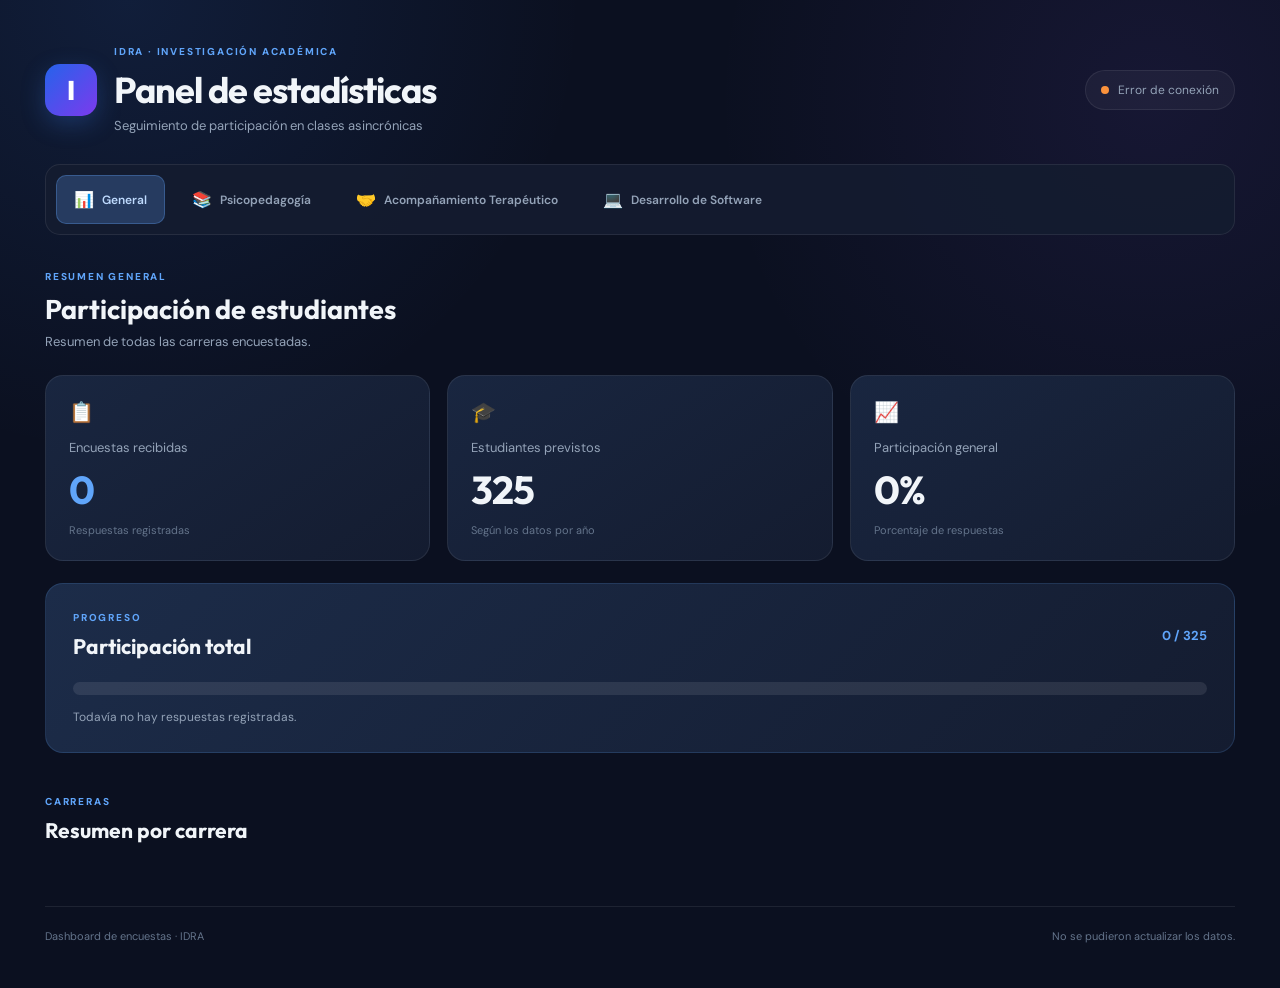
<file: dasboard/index.html>
<!DOCTYPE html>
<html lang="es">
<head>
    <meta charset="UTF-8">
    <meta name="viewport" content="width=device-width, initial-scale=1.0">

    <title>Dashboard | Encuestas IDRA</title>

    <link rel="stylesheet" href="styles.css">

    <link rel="preconnect" href="https://fonts.googleapis.com">
    <link rel="preconnect" href="https://fonts.gstatic.com" crossorigin>
    <link href="https://fonts.googleapis.com/css2?family=DM+Sans:wght@400;500;600;700;800&family=Outfit:wght@400;500;600;700;800&display=swap" rel="stylesheet">
</head>

<body>

    <header class="encabezado">

        <div class="marca">
            <div class="logo">I</div>

            <div>
                <span class="etiqueta">IDRA · INVESTIGACIÓN ACADÉMICA</span>
                <h1>Panel de estadísticas</h1>
                <p>Seguimiento de participación en clases asincrónicas</p>
            </div>
        </div>

        <div class="estado">
            <span class="punto"></span>
            <span id="estado-api">Conectando...</span>
        </div>

    </header>


    <main class="contenedor">

        <!-- NAVEGACIÓN -->

        <nav class="navegacion">

            <button class="nav-btn activo" data-vista="general">
                <span>📊</span>
                General
            </button>

            <button class="nav-btn" data-vista="psico">
                <span>📚</span>
                Psicopedagogía
            </button>

            <button class="nav-btn" data-vista="terapia">
                <span>🤝</span>
                Acompañamiento Terapéutico
            </button>

            <button class="nav-btn" data-vista="software">
                <span>💻</span>
                Desarrollo de Software
            </button>

        </nav>


        <!-- PANTALLA GENERAL -->

        <section id="vista-general" class="vista activa">

            <div class="bienvenida">
                <div>
                    <span class="etiqueta">RESUMEN GENERAL</span>
                    <h2>Participación de estudiantes</h2>
                    <p>Resumen de todas las carreras encuestadas.</p>
                </div>
            </div>


            <section class="resumen">

                <article class="tarjeta-resumen principal">
                    <div class="icono-resumen">📋</div>
                    <span>Encuestas recibidas</span>
                    <strong id="total-encuestas">0</strong>
                    <small>Respuestas registradas</small>
                </article>

                <article class="tarjeta-resumen">
                    <div class="icono-resumen">🎓</div>
                    <span>Estudiantes previstos</span>
                    <strong id="total-estudiantes">325</strong>
                    <small>Según los datos por año</small>
                </article>

                <article class="tarjeta-resumen">
                    <div class="icono-resumen">📈</div>
                    <span>Participación general</span>
                    <strong id="porcentaje-general">0%</strong>
                    <small>Porcentaje de respuestas</small>
                </article>

            </section>


            <!-- PROGRESO GENERAL -->

            <section class="panel-general">

                <div class="titulo-seccion">
                    <div>
                        <span class="etiqueta">PROGRESO</span>
                        <h2>Participación total</h2>
                    </div>

                    <span id="contador-general">0 / 325</span>
                </div>

                <div class="barra-fondo">
                    <div id="barra-general" class="barra barra-general"></div>
                </div>

                <p id="texto-general">
                    Todavía no hay respuestas registradas.
                </p>

            </section>


            <!-- RESUMEN POR CARRERA -->

            <section class="seccion-resumen">

                <div class="titulo-seccion">
                    <div>
                        <span class="etiqueta">CARRERAS</span>
                        <h2>Resumen por carrera</h2>
                    </div>
                </div>

                <div id="resumen-carreras" class="resumen-carreras">
                    <!-- Se genera desde JavaScript -->
                </div>

            </section>

        </section>


        <!-- PANTALLA DE CARRERAS -->

        <section id="vista-carreras" class="vista">

            <div class="encabezado-vista">
                <span class="etiqueta">ESTADÍSTICAS POR CARRERA</span>
                <h2 id="titulo-carrera">Carrera</h2>
                <p id="descripcion-carrera">
                    Participación de estudiantes por año.
                </p>
            </div>

            <div id="contenedor-carrera">
                <!-- La tarjeta se genera desde JavaScript -->
            </div>

        </section>


        <!-- PIE -->

        <footer>
            <span>Dashboard de encuestas · IDRA</span>
            <span id="ultima-actualizacion">Esperando datos...</span>
        </footer>

    </main>


    <script src="script.js"></script>

</body>
</html>
</file>
<file: dasboard/styles.css>
/* =====================================
   CONFIGURACIÓN GENERAL
===================================== */

:root {
    --fondo: #0b1020;
    --panel: #141c30;
    --panel-secundario: #1b2740;
    --borde: rgba(255,255,255,0.08);

    --texto: #f1f5f9;
    --secundario: #94a3b8;

    --azul: #60a5fa;
    --verde: #34d399;
    --violeta: #a78bfa;

    --radio: 18px;
}

* {
    margin: 0;
    padding: 0;
    box-sizing: border-box;
}

body {
    min-height: 100vh;

    background:
        radial-gradient(circle at 10% 0%, rgba(59,130,246,0.12), transparent 30%),
        radial-gradient(circle at 90% 10%, rgba(139,92,246,0.09), transparent 30%),
        var(--fondo);

    color: var(--texto);
    font-family: 'DM Sans', sans-serif;
}


/* =====================================
   ENCABEZADO
===================================== */

.encabezado {
    max-width: 1250px;
    margin: auto;
    padding: 45px 30px 30px;

    display: flex;
    justify-content: space-between;
    align-items: center;
    gap: 20px;
}

.marca {
    display: flex;
    align-items: center;
    gap: 17px;
}

.logo {
    width: 52px;
    height: 52px;
    border-radius: 15px;

    display: flex;
    align-items: center;
    justify-content: center;

    background: linear-gradient(135deg, #2563eb, #7c3aed);
    color: white;

    font-family: 'Outfit', sans-serif;
    font-size: 27px;
    font-weight: 800;

    box-shadow: 0 8px 25px rgba(59,130,246,0.25);
}

.etiqueta {
    display: block;
    color: var(--azul);
    font-size: 10px;
    font-weight: 800;
    letter-spacing: 1.8px;
    margin-bottom: 9px;
}

.encabezado h1 {
    font-family: 'Outfit', sans-serif;
    font-size: clamp(25px, 4vw, 36px);
    letter-spacing: -1px;
    margin-bottom: 5px;
}

.encabezado p {
    color: var(--secundario);
    font-size: 13px;
}

.estado {
    display: flex;
    align-items: center;
    gap: 9px;

    padding: 11px 15px;
    border: 1px solid var(--borde);
    background: rgba(255,255,255,0.04);
    border-radius: 30px;

    color: var(--secundario);
    font-size: 12px;
    white-space: nowrap;
}

.punto {
    width: 8px;
    height: 8px;
    border-radius: 50%;
    background: #f59e0b;
}


/* =====================================
   CONTENEDOR
===================================== */

.contenedor {
    max-width: 1250px;
    margin: auto;
    padding: 0 30px 45px;
}


/* =====================================
   NAVEGACIÓN
===================================== */

.navegacion {
    display: flex;
    flex-wrap: wrap;
    gap: 9px;

    padding: 10px;
    margin-bottom: 35px;

    background: rgba(20,28,48,0.9);
    border: 1px solid var(--borde);
    border-radius: 15px;
}

.nav-btn {
    display: flex;
    align-items: center;
    gap: 8px;

    padding: 13px 17px;

    border: 1px solid transparent;
    border-radius: 10px;

    background: transparent;
    color: var(--secundario);

    font-family: inherit;
    font-size: 12px;
    font-weight: 600;

    cursor: pointer;
    transition: 0.25s;
}

.nav-btn:hover {
    background: rgba(255,255,255,0.06);
    color: white;
}

.nav-btn.activo {
    background: #263b60;
    border-color: rgba(96,165,250,0.3);
    color: #bfdbfe;
}

.nav-btn span {
    font-size: 16px;
}


/* =====================================
   PANTALLAS
===================================== */

.vista {
    display: none;
}

.vista.activa {
    display: block;
    animation: aparecer 0.35s ease;
}

@keyframes aparecer {
    from {
        opacity: 0;
        transform: translateY(10px);
    }

    to {
        opacity: 1;
        transform: translateY(0);
    }
}


/* =====================================
   TÍTULOS DE SECCIÓN
===================================== */

.bienvenida {
    margin-bottom: 25px;
}

.bienvenida h2,
.encabezado-vista h2 {
    font-family: 'Outfit', sans-serif;
    font-size: 27px;
    margin-bottom: 7px;
}

.bienvenida p,
.encabezado-vista p {
    color: var(--secundario);
    font-size: 13px;
}

.encabezado-vista {
    margin-bottom: 27px;
}


/* =====================================
   TARJETAS DE RESUMEN GENERAL
===================================== */

.resumen {
    display: grid;
    grid-template-columns: repeat(3, 1fr);
    gap: 17px;
    margin-bottom: 22px;
}

.tarjeta-resumen {
    position: relative;
    overflow: hidden;

    display: flex;
    flex-direction: column;
    gap: 9px;

    padding: 23px;

    background: linear-gradient(145deg, #192640, #141c30);
    border: 1px solid var(--borde);
    border-radius: var(--radio);

    transition: 0.25s;
}

.tarjeta-resumen:hover {
    transform: translateY(-4px);
    border-color: rgba(96,165,250,0.3);
}

.icono-resumen {
    font-size: 20px;
    margin-bottom: 5px;
}

.tarjeta-resumen span {
    color: var(--secundario);
    font-size: 13px;
}

.tarjeta-resumen strong {
    font-family: 'Outfit', sans-serif;
    font-size: 39px;
    letter-spacing: -1px;
}

.tarjeta-resumen small {
    color: #64748b;
    font-size: 11px;
}

.tarjeta-resumen.principal strong {
    color: var(--azul);
}


/* =====================================
   PANEL GENERAL
===================================== */

.panel-general {
    padding: 27px;

    background: linear-gradient(135deg, #1c2c49, #141c30);
    border: 1px solid rgba(96,165,250,0.17);
    border-radius: var(--radio);

    margin-bottom: 42px;
}

.titulo-seccion {
    display: flex;
    justify-content: space-between;
    align-items: center;
    gap: 15px;

    margin-bottom: 23px;
}

.titulo-seccion h2 {
    font-family: 'Outfit', sans-serif;
    font-size: 21px;
}

.titulo-seccion > span {
    color: var(--azul);
    font-weight: 700;
    font-size: 13px;
}

.barra-fondo {
    width: 100%;
    height: 13px;

    background: rgba(255,255,255,0.09);
    border-radius: 30px;
    overflow: hidden;
}

.barra {
    height: 100%;
    width: 0%;
    border-radius: 30px;

    transition: width 1s ease;
}

.barra-general {
    background: linear-gradient(90deg, #3b82f6, #a78bfa);
    box-shadow: 0 0 15px rgba(96,165,250,0.3);
}

.panel-general p {
    margin-top: 14px;
    color: var(--secundario);
    font-size: 12px;
}


/* =====================================
   RESUMEN POR CARRERA
===================================== */

.seccion-resumen {
    margin-bottom: 30px;
}

.resumen-carreras {
    display: grid;
    grid-template-columns: repeat(3, 1fr);
    gap: 15px;
}

.mini-carrera {
    padding: 20px;
    background: var(--panel);
    border: 1px solid var(--borde);
    border-radius: 15px;
    cursor: pointer;
    transition: 0.25s;
}

.mini-carrera:hover {
    transform: translateY(-3px);
    background: var(--panel-secundario);
}

.mini-carrera h3 {
    font-size: 14px;
    line-height: 1.5;
    margin-bottom: 15px;
}

.mini-carrera strong {
    display: block;
    font-family: 'Outfit', sans-serif;
    font-size: 28px;
    margin-bottom: 4px;
}

.mini-carrera p {
    color: var(--secundario);
    font-size: 11px;
}

.mini-carrera .mini-barra {
    height: 6px;
    margin-top: 15px;
    background: rgba(255,255,255,0.08);
    border-radius: 20px;
    overflow: hidden;
}

.mini-carrera .mini-barra div {
    height: 100%;
    border-radius: 20px;
    transition: width 1s ease;
}

.mini-carrera.psico strong {
    color: var(--azul);
}

.mini-carrera.psico .mini-barra div {
    background: var(--azul);
}

.mini-carrera.terapia strong {
    color: var(--verde);
}

.mini-carrera.terapia .mini-barra div {
    background: var(--verde);
}

.mini-carrera.software strong {
    color: var(--violeta);
}

.mini-carrera.software .mini-barra div {
    background: var(--violeta);
}


/* =====================================
   TARJETA DE CARRERA
===================================== */

.tarjeta-carrera {
    max-width: 900px;
    padding: 30px;

    background: rgba(20,28,48,0.96);
    border: 1px solid var(--borde);
    border-radius: var(--radio);

    margin-bottom: 25px;
}

.encabezado-carrera {
    display: flex;
    justify-content: space-between;
    align-items: center;
    gap: 15px;

    margin-bottom: 25px;
}

.info-carrera h3 {
    font-family: 'Outfit', sans-serif;
    font-size: 21px;
    margin-bottom: 7px;
}

.info-carrera p {
    color: var(--secundario);
    font-size: 12px;
}

.icono-carrera {
    width: 49px;
    height: 49px;

    display: flex;
    align-items: center;
    justify-content: center;

    border-radius: 14px;
    font-size: 22px;
    flex-shrink: 0;
}


/* Colores de las carreras */

.psico .icono-carrera {
    color: var(--azul);
    background: rgba(96,165,250,0.13);
}

.terapia .icono-carrera {
    color: var(--verde);
    background: rgba(52,211,153,0.13);
}

.software .icono-carrera {
    color: var(--violeta);
    background: rgba(167,139,250,0.13);
}


/* =====================================
   DATOS DE CADA CARRERA
===================================== */

.resumen-carrera {
    display: grid;
    grid-template-columns: repeat(3, 1fr);
    gap: 12px;

    padding: 17px;
    margin-bottom: 28px;

    background: rgba(255,255,255,0.035);
    border-radius: 13px;
}

.dato-carrera {
    text-align: center;
}

.dato-carrera strong {
    display: block;
    font-family: 'Outfit', sans-serif;
    font-size: 27px;
    margin-bottom: 4px;
}

.dato-carrera span {
    color: var(--secundario);
    font-size: 11px;
}


/* =====================================
   BARRAS POR AÑO
===================================== */

.titulo-anios {
    color: var(--secundario);
    font-size: 10px;
    font-weight: 800;
    letter-spacing: 1.5px;
    margin-bottom: 23px;
}

.fila-anio {
    margin-bottom: 26px;
}

.info-anio {
    display: flex;
    justify-content: space-between;
    align-items: center;
    gap: 10px;
    margin-bottom: 10px;
}

.nombre-anio {
    font-size: 13px;
    font-weight: 600;
}

.cantidad-anio {
    color: var(--secundario);
    font-size: 12px;
}

.cantidad-anio strong {
    color: var(--texto);
}

.fondo-anio {
    width: 100%;
    height: 10px;

    background: rgba(255,255,255,0.08);
    border-radius: 20px;
    overflow: hidden;
}

.barra-anio {
    height: 100%;
    width: 0%;
    border-radius: 20px;
    transition: width 1.2s ease;
}

.psico .barra-anio {
    background: linear-gradient(90deg, #2563eb, #60a5fa);
}

.terapia .barra-anio {
    background: linear-gradient(90deg, #059669, #34d399);
}

.software .barra-anio {
    background: linear-gradient(90deg, #7c3aed, #a78bfa);
}

.porcentaje-anio {
    display: flex;
    justify-content: flex-end;
    margin-top: 7px;

    color: var(--secundario);
    font-size: 11px;
}


/* =====================================
   PIE DE PÁGINA
===================================== */

footer {
    display: flex;
    justify-content: space-between;
    gap: 15px;

    padding-top: 22px;
    margin-top: 40px;

    border-top: 1px solid var(--borde);

    color: #64748b;
    font-size: 11px;
}


/* =====================================
   RESPONSIVE
===================================== */

@media (max-width: 850px) {

    .resumen-carreras {
        grid-template-columns: 1fr;
    }

    .resumen {
        grid-template-columns: repeat(2, 1fr);
    }

    .tarjeta-resumen:last-child {
        grid-column: span 2;
    }

}

@media (max-width: 600px) {

    .encabezado {
        padding: 30px 18px 25px;
        align-items: flex-start;
        flex-direction: column;
    }

    .marca {
        align-items: flex-start;
    }

    .contenedor {
        padding: 0 18px 35px;
    }

    .navegacion {
        display: grid;
        grid-template-columns: 1fr 1fr;
        gap: 7px;
        padding: 8px;
    }

    .nav-btn {
        justify-content: flex-start;
        padding: 12px 9px;
        font-size: 10px;
    }

    .resumen {
        grid-template-columns: 1fr;
    }

    .tarjeta-resumen:last-child {
        grid-column: auto;
    }

    .tarjeta-resumen {
        padding: 19px;
    }

    .panel-general {
        padding: 20px;
    }

    .tarjeta-carrera {
        padding: 20px;
    }

    .resumen-carrera {
        padding: 13px 8px;
        gap: 5px;
    }

    .dato-carrera strong {
        font-size: 23px;
    }

    .dato-carrera span {
        font-size: 10px;
    }

    .info-carrera h3 {
        font-size: 18px;
    }

    footer {
        flex-direction: column;
    }

}
</file>
